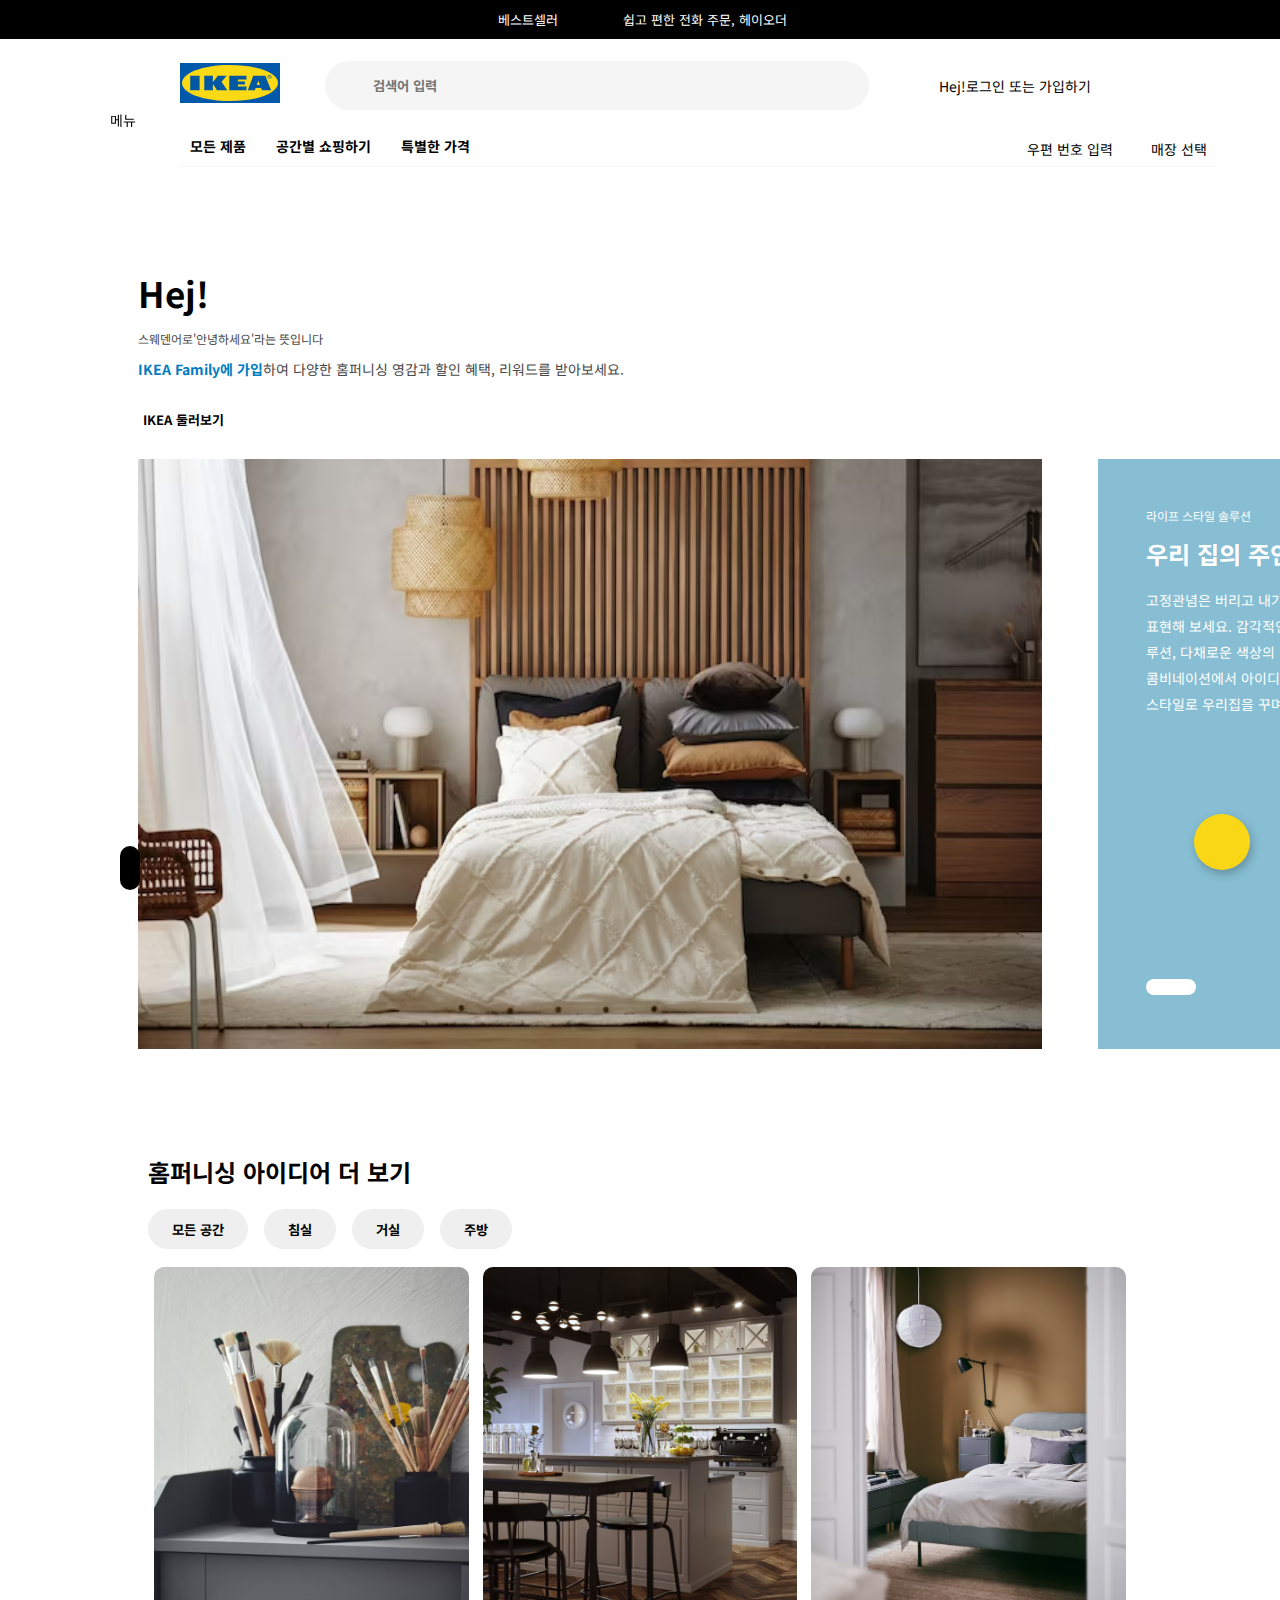
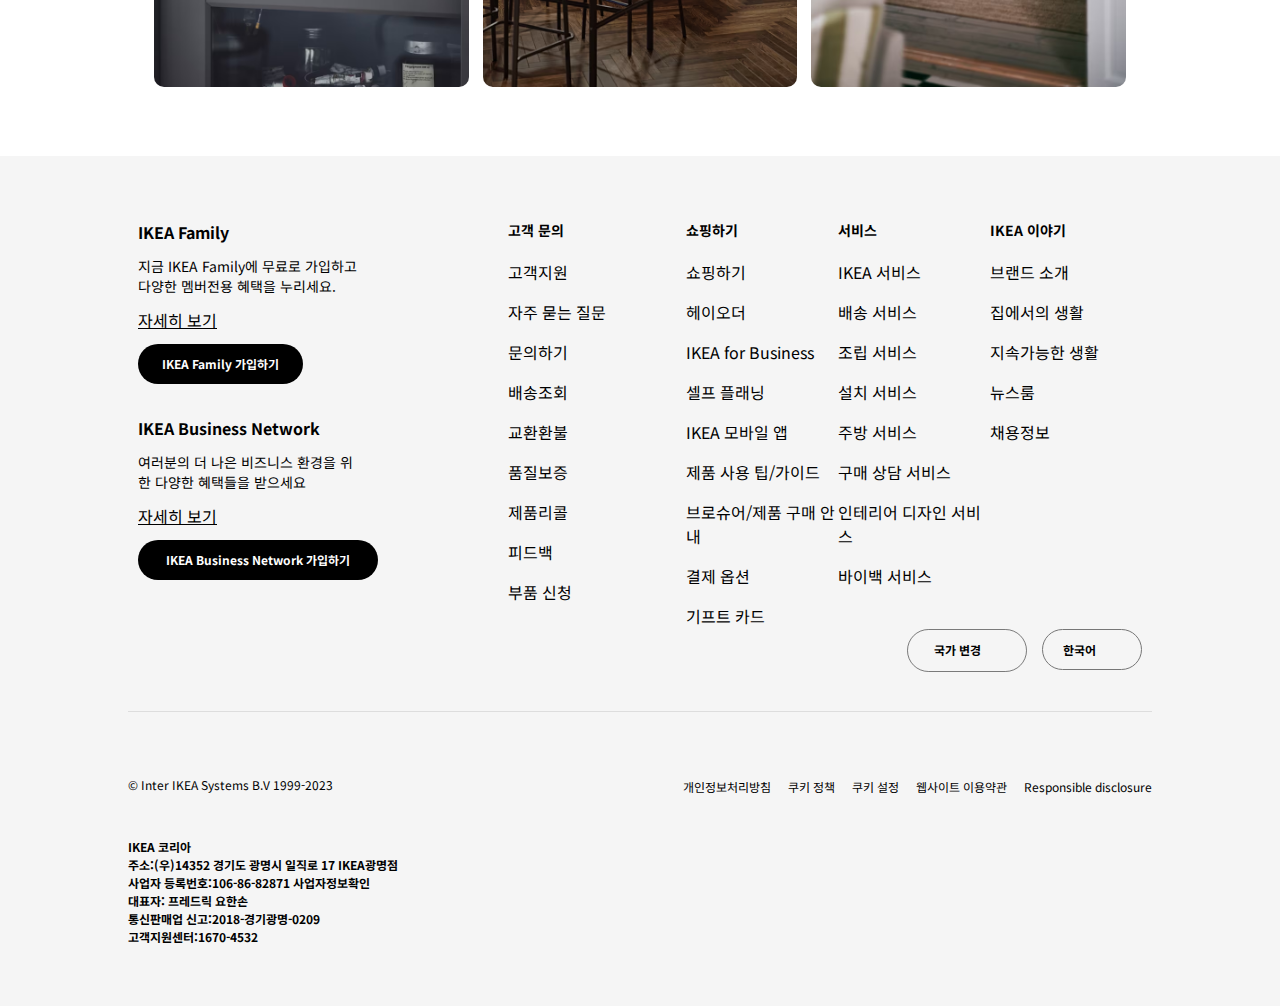
<file: teamproject/index.html>
<!DOCTYPE html>
<html lang="ko">
<head>
    <meta charset="UTF-8">
    <meta http-equiv="X-UA-Compatible" content="IE=edge">
    <meta name="viewport" content="width=device-width, initial-scale=1.0">
    <title>Document</title>
    <link rel="stylesheet" href="https://cdnjs.cloudflare.com/ajax/libs/font-awesome/6.4.2/css/all.min.css" integrity="sha512-z3gLpd7yknf1YoNbCzqRKc4qyor8gaKU1qmn+CShxbuBusANI9QpRohGBreCFkKxLhei6S9CQXFEbbKuqLg0DA==" crossorigin="anonymous" referrerpolicy="no-referrer" />
    <link rel="stylesheet" href="./css/index.css">
    <link rel="stylesheet" href="./css/rwd.css">
    <script src="https://cdnjs.cloudflare.com/ajax/libs/jquery/1.12.4/jquery.min.js" integrity="sha512-jGsMH83oKe9asCpkOVkBnUrDDTp8wl+adkB2D+//JtlxO4SrLoJdhbOysIFQJloQFD+C4Fl1rMsQZF76JjV0eQ==" crossorigin="anonymous" referrerpolicy="no-referrer"></script>
</head>
<body>
    <div id="top_info" class="row">
        <div class="best">
            <span><i class="fa-solid fa-basket-shopping"></i></span>
            <span>베스트셀러</span>
        </div>
        <div class="heyorder">
            <span><i class="fa-solid fa-phone"></i></span>
            <span>쉽고 편한 전화 주문, 헤이오더</span>
        </div>
    </div>
    <div class="sidemenu-button">
        <div class="bar">
            <button>
                <span>
                    <i class="fa-solid fa-bars"></i>
                </span>
            </button>
        </div>
        <div class="menu">
            <button>
                <span>
                    메뉴
                </span>
            </button>
        </div>
    </div>
    <header id="header" class="row">
        <div class="overlay"></div>
        <div class="header_container">
            <div class="header_box">
                <div class="logo"><a href=""><img src="./image/ikea-logo.f7d9229f806b59ec64cb.svg" alt=""></a></div>
                <div class="search_box">
                    <span><i class="fa-solid fa-magnifying-glass"></i></span>
                    <input type="text" placeholder="검색어 입력">
                    <span><i class="fa-solid fa-camera-retro"></i></span>
                </div>
                <ul class="user">
                    <li class="join"><a href="./login.html"><i class="fa-regular fa-user"></i><span>Hej!로그인 또는 가입하기</span></a></li>
                    <li class="liked"><a href="#"><i class="fa-regular fa-heart"></i></a></li>
                    <li class="shopping"><a href="#"><i class="fa-solid fa-basket-shopping"></i></a></li>
                    <li class="opensidemenu"><button><span><i class="fa-solid fa-bars"></i></span></button></li>
                </ul>
            </div>
        </div>
        <div class="sidemenu">
            <div class="sidemenu_top">
                <div class="sidemenu_close">
                    <button type="button" class="sclosebtn">
                        <i class="fa-solid fa-xmark"></i>
                    </button>
                </div>
                <div class="logo">
                    <a href="#">
                        <img src="./image/ikea-logo.f7d9229f806b59ec64cb.svg" alt="">
                    </a>
                </div>
            </div>
            <nav class="sidenav">
                <ul class="bcate">
                    <li><a href="#">모든 제품</a></li>
                    <li><a href="#">공간별 쇼핑하기</a></li>
                    <li><a href="#">특별한 가격</a></li>
                    <li><a href="#">홈 액세서리</a></li>
                    <li><a href="#">서비스</a></li>
                    <li><a href="#">새로운 소식</a></li>
                    <li><a href="#">아이디어</a></li>
                    <li><a href="#">셀프 플래닝</a></li>
                </ul>
                <ul class="scate">
                    <li><a href="#">매장안내</a></li>
                    <li><a href="#">레스토랑&카페</a></li>
                    <li><a href="#">쉽고 편한 전화 주문,헤이오더</a></li>
                    <li><a href="#">IKEA Live</a></li>
                    <li><a href="#">IKEA Family</a></li>
                    <li><a href="#">IKEA for Business</a></li>
                    <li><a href="#">고객지원</a></li>
                    <li><a href="#">배송조회</a></li>
                    <li><a href="#">내 프로필</a></li>
                </ul>
            </nav>
            <div class="sidemenufooter">
                <div class="language-selector">
                    <select>
                        <option value="#">한국어</option>
                        <option value="#">English</option>
                    </select>
                    <span><i class="fa-solid fa-chevron-down"></i></span>
                </div>
                <a href="#" class="changecountry">
                    <span><i class="fa-solid fa-globe"></i>국가변경</span>
                </a>
            </div>
        </div>
    </header>

    <nav id="header-nav" class="row">
        <ul class="left-menu">
            <li><a href="#">모든 제품</a></li>
            <li><a href="#">공간별 쇼핑하기</a></li>
            <li><a href="#">특별한 가격</a></li>
        </ul>
        <ul class="right-menu">
            <li><a href="#"><i class="fa-solid fa-truck"></i>우편 번호 입력</a></li>
            <li><a href="#"><i class="fa-solid fa-store"></i>매장 선택</a></li>
        </ul>
    </nav>

    <section id="section" class="row">
        <article class="article1">
            <div class="greeting">
                <h3>Hej!</h3>
                <p>스웨덴어로'안녕하세요'라는 뜻입니다</p>
                <p><a href="#">IKEA Family에 가입</a>하여 다양한 홈퍼니싱 영감과 할인 혜택, 리워드를 받아보세요.</p>
            </div>
            <ul class="header-list">
                <button type="button" class="ikeabtn">IKEA 둘러보기</button>
            </ul>
            <div class="center">
                <a href="#">
                    <div class="img">
                        <img src="./image/PH193109-crop001.avif" alt="">
                    </div>
                    <div class="box">
                        <p>라이프 스타일 솔루션</p>
                        <h2>우리 집의 주인공은 바로 나</h2>
                        <p>고정관념은 버리고 내가 생각하는 아름다움을 표현해 보세요. 감각적인 디자인, 다양한 수납솔루션, 다채로운 색상의 텍스타일 그리고 대담한 콤비네이션에서 아이디어를 얻어보세요. 나만의 스타일로 우리집을 꾸며봐요!</p>
                        <span><i class="fa-solid fa-arrow-right"></i></span>
                    </div>
                </a>
            </div>
        </article>

        <article class="article2 row">
            <h3>홈퍼니싱 아이디어 더 보기</h3>
            <div class="product">
                <div class="productInfo">
                    <button type="button" class="everybtn">모든 공간</button>
                    <button type="button" class="bedbtn">침실</button>
                    <button type="button" class="livingbtn">거실</button>
                    <button type="button" class="kitchenbtn">주방</button>
                </div>
                <div class="productImg">
                    <div id="every" class="shoppinghelp active">
                        <a href=""><span><img src="./image/PH186457-every001.avif" alt=""></span></a>
                        <ul id="miniInfo" class="ul-every-a">
                            <li>
                                <a href="#"><i class="fa-regular fa-circle-dot"></i></a>
                                <div class="minibar">
                                    <a href="">
                                        <div>
                                            <h3>SKÖNJA 셰니아</h3>
                                            <p>유리돔+받침</p>
                                            <p>₩14,900</p>
                                        </div>
                                        <span><i class="fa-solid fa-chevron-right"></i></span>
                                    </a>
                                </div>
                            </li>
                        </ul>
                        <a href=""><span class="secondimg"><img src="./image/PH181087-every002.avif" alt=""></span></a>
                        <ul id="miniInfo" class="ul-every-ba">
                            <li>
                                <a href="#"><i class="fa-regular fa-circle-dot"></i></a>
                                <div class="minibar">
                                    <a href="">
                                        <div>
                                            <h3>HEKTAR 헥타르</h3>
                                            <p>펜던트등</p>
                                            <p>₩79,900</p>
                                        </div>
                                        <span><i class="fa-solid fa-chevron-right"></i></span>
                                    </a>
                                </div>
                            </li>
                        </ul>
                        <ul id="miniInfo" class="ul-every-bb">
                            <li>
                                <a href="#"><i class="fa-regular fa-circle-dot"></i></a>
                                <div class="minibar">
                                    <a href="">
                                        <div>
                                            <h3>BODBYN 보드빈</h3>
                                            <p>도어</p>
                                            <p>₩70,000</p>
                                        </div>
                                        <span><i class="fa-solid fa-chevron-right"></i></span>
                                    </a>
                                </div>
                            </li>
                        </ul>
                        <ul id="miniInfo" class="ul-every-bc">
                            <li>
                                <a href="#"><i class="fa-regular fa-circle-dot"></i></a>
                                <div class="minibar">
                                    <a href="">
                                        <div>
                                            <h3>TOMMARYD 톰마뤼드</h3>
                                            <p>테이블</p>
                                            <p>₩27,900</p>
                                        </div>
                                        <span><i class="fa-solid fa-chevron-right"></i></span>
                                    </a>
                                </div>
                            </li>
                        </ul>
                        <a href=""><span><img src="./image/PH177796-every003.avif" alt=""></span></a>
                        <ul id="miniInfo" class="ul-every-ca">
                            <li>
                                <a href="#"><i class="fa-regular fa-circle-dot"></i></a>
                                <div class="minibar">
                                    <a href="">
                                        <div>
                                            <h3>REGOLIT 레골리트</h3>
                                            <p>펜던트전등갓</p>
                                            <p>₩14,900</p>
                                        </div>
                                        <span><i class="fa-solid fa-chevron-right"></i></span>
                                    </a>
                                </div>
                            </li>
                        </ul>
                        <ul id="miniInfo" class="ul-every-cb">
                            <li>
                                <a href="#"><i class="fa-regular fa-circle-dot"></i></a>
                                <div class="minibar">
                                    <a href="">
                                        <div>
                                            <h3>EKET 에케트</h3>
                                            <p>수납장+서랍2</p>
                                            <p>₩70,000</p>
                                        </div>
                                        <span><i class="fa-solid fa-chevron-right"></i></span>
                                    </a>
                                </div>
                            </li>
                        </ul>
                        <ul id="miniInfo" class="ul-every-cc">
                            <li>
                                <a href="#"><i class="fa-regular fa-circle-dot"></i></a>
                                <div class="minibar">
                                    <a href="">
                                        <div>
                                            <h3>VADHEIM 바드헤임</h3>
                                            <p>쿠션형 침대프레임</p>
                                            <p>₩799,900</p>
                                        </div>
                                        <span><i class="fa-solid fa-chevron-right"></i></span>
                                    </a>
                                </div>
                            </li>
                        </ul>
                    </div>
                    <div id="bed" class="shoppinghelp">
                        <a href=""><span><img src="./image/PH160789-bed001.avif" alt=""></span></a>
                        <ul id="miniInfo" class="ul-bed-a">
                            <li>
                                <a href="#"><i class="fa-regular fa-circle-dot"></i></a>
                                <div class="minibar">
                                    <a href="">
                                        <div>
                                            <h3>GUNNLAUG 군라우그</h3>
                                            <p>흡음커튼</p>
                                            <p>₩59,900</p>
                                        </div>
                                        <span><i class="fa-solid fa-chevron-right"></i></span>
                                    </a>
                                </div>
                            </li>
                        </ul>
                        <ul id="miniInfo" class="ul-bed-ab">
                            <li>
                                <a href="#"><i class="fa-regular fa-circle-dot"></i></a>
                                <div class="minibar">
                                    <a href="">
                                        <div>
                                            <h3>SYMFONISK쉼포니스크</h3>
                                            <p>스피커조명본체+WiFI</p>
                                            <p>₩199,900</p>
                                        </div>
                                        <span><i class="fa-solid fa-chevron-right"></i></span>
                                    </a>
                                </div>
                            </li>
                        </ul>
                        <a href=""><span class="secondimg"><img src="./image/PH160789-bed002.avif" alt=""></span></a>
                        <ul id="miniInfo" class="ul-bed-ba">
                            <li>
                                <a href="#"><i class="fa-regular fa-circle-dot"></i></a>
                                <div class="minibar">
                                    <a href="">
                                        <div>
                                            <h3>BJÖRKSNÄS<br>비에르크스네스</h3>
                                            <p>침대협탁</p>
                                            <p>₩139,900</p>
                                        </div>
                                        <span><i class="fa-solid fa-chevron-right"></i></span>
                                    </a>
                                </div>
                            </li>
                        </ul>
                        <ul id="miniInfo" class="ul-bed-bb">
                            <li>
                                <a href="#"><i class="fa-regular fa-circle-dot"></i></a>
                                <div class="minibar">
                                    <a href="">
                                        <div>
                                            <h3>KOLLUND<br>콜룬드</h3>
                                            <p>평직러그</p>
                                            <p>₩429,000</p>
                                        </div>
                                        <span><i class="fa-solid fa-chevron-right"></i></span>
                                    </a>
                                </div>
                            </li>
                        </ul>
                        <ul id="miniInfo" class="ul-bed-bc">
                            <li>
                                <a href="#"><i class="fa-regular fa-circle-dot"></i></a>
                                <div class="minibar">
                                    <a href="">
                                        <div>
                                            <h3>IKORNNES 이코르네스</h3>
                                            <p>전신거울</p>
                                            <p>₩169,900</p>
                                        </div>
                                        <span><i class="fa-solid fa-chevron-right"></i></span>
                                    </a>
                                </div>
                            </li>
                        </ul>
                        <a href=""><span><img src="./image/PH193733bed003.avif" alt=""></span></a>
                        <ul id="miniInfo" class="ul-bed-ca">
                            <li>
                                <a href="#"><i class="fa-regular fa-circle-dot"></i></a>
                                <div class="minibar">
                                    <a href="">
                                        <div>
                                            <h3>KRYPKORNELL<br>크륍코르넬</h3>
                                            <p>재단 패브릭</p>
                                            <p>₩29,900<span>/3</span></p>
                                        </div>
                                        <span><i class="fa-solid fa-chevron-right"></i></span>
                                    </a>
                                </div>
                            </li>
                        </ul>
                        <ul id="miniInfo" class="ul-bed-cb">
                            <li>
                                <a href="#"><i class="fa-regular fa-circle-dot"></i></a>
                                <div class="minibar">
                                    <a href="">
                                        <div>
                                            <h3>SLÖJSILJA<br>슬뢰이실리아</h3>
                                            <p>이불커버+베개커버</p>
                                            <p>₩39,900</p>
                                        </div>
                                        <span><i class="fa-solid fa-chevron-right"></i></span>
                                    </a>
                                </div>
                            </li>
                        </ul>
                        <ul id="miniInfo" class="ul-bed-cc">
                            <li>
                                <a href="#"><i class="fa-regular fa-circle-dot"></i></a>
                                <div class="minibar">
                                    <a href="">
                                        <div>
                                            <h3>DOMSTEN<br>둠스텐</h3>
                                            <p>스툴</p>
                                            <p>₩39,900</p>
                                        </div>
                                        <span><i class="fa-solid fa-chevron-right"></i></span>
                                    </a>
                                </div>
                            </li>
                        </ul>
                    </div>
                    <div id="living" class="shoppinghelp">
                        <a href=""><span><img src="./image/PH183025-living001.avif" alt=""></span></a>
                        <ul id="miniInfo" class="ul-living-a">
                            <li>
                                <a href="#"><i class="fa-regular fa-circle-dot"></i></a>
                                <div class="minibar">
                                    <a href="">
                                        <div>
                                            <h3>BESTÅ베스토</h3>
                                            <p>TV장식장+도어</p>
                                            <p>₩260,000</p>
                                        </div>
                                        <span><i class="fa-solid fa-chevron-right"></i></span>
                                    </a>
                                </div>
                            </li>
                        </ul>
                        <ul id="miniInfo" class="ul-living-ab">
                            <li>
                                <a href="#"><i class="fa-regular fa-circle-dot"></i></a>
                                <div class="minibar">
                                    <a href="">
                                        <div>
                                            <h3>BERGIG 베리그</h3>
                                            <p>수납형 책진열대</p>
                                            <p>₩149,000</p>
                                        </div>
                                        <span><i class="fa-solid fa-chevron-right"></i></span>
                                    </a>
                                </div>
                            </li>
                        </ul>
                        <ul id="miniInfo" class="ul-living-ac">
                            <li>
                                <a href="#"><i class="fa-regular fa-circle-dot"></i></a>
                                <div class="minibar">
                                    <a href="">
                                        <div>
                                            <h3>GLADOM글라돔</h3>
                                            <p>트레이테이블</p>
                                            <p>₩17,900</p>
                                        </div>
                                        <span><i class="fa-solid fa-chevron-right"></i></span>
                                    </a>
                                </div>
                            </li>
                        </ul>
                        <a href=""><span class="secondimg"><img src="./image/PH183025-living002.avif" alt=""></span></a>
                        <ul id="miniInfo" class="ul-living-ba">
                            <li>
                                <a href="#"><i class="fa-regular fa-circle-dot"></i></a>
                                <div class="minibar">
                                    <a href="">
                                        <div>
                                            <h3>SKÅDIS<br>스코디스</h3>
                                            <p>선반</p>
                                            <p>₩5,000</p>
                                        </div>
                                        <span><i class="fa-solid fa-chevron-right"></i></span>
                                    </a>
                                </div>
                            </li>
                        </ul>
                        <ul id="miniInfo" class="ul-living-bb">
                            <li>
                                <a href="#"><i class="fa-regular fa-circle-dot"></i></a>
                                <div class="minibar">
                                    <a href="">
                                        <div>
                                            <h3>ODDNY<br>오드뉘</h3>
                                            <p>쿠션커버</p>
                                            <p>₩7,900</p>
                                        </div>
                                        <span><i class="fa-solid fa-chevron-right"></i></span>
                                    </a>
                                </div>
                            </li>
                        </ul>
                        <ul id="miniInfo" class="ul-living-bc">
                            <li>
                                <a href="#"><i class="fa-regular fa-circle-dot"></i></a>
                                <div class="minibar">
                                    <a href="">
                                        <div>
                                            <h3>TOLKNING<br>톨크닝</h3>
                                            <p>수납벤치</p>
                                            <p>₩17,9000</p>
                                        </div>
                                        <span><i class="fa-solid fa-chevron-right"></i></span>
                                    </a>
                                </div>
                            </li>
                        </ul>
                        <a href=""><span><img src="./image/PH183025-living003.avif" alt=""></span></a>
                        <ul id="miniInfo" class="ul-living-ca">
                            <li>
                                <a href="#"><i class="fa-regular fa-circle-dot"></i></a>
                                <div class="minibar">
                                    <a href="">
                                        <div>
                                            <h3>UTÅKER 우토케르</h3>
                                            <p>적층식 침대</p>
                                            <p>₩219,000<span>/2개</span></p>
                                        </div>
                                        <span><i class="fa-solid fa-chevron-right"></i></span>
                                    </a>
                                </div>
                            </li>
                        </ul>
                        <ul id="miniInfo" class="ul-living-cb">
                            <li>
                                <a href="#"><i class="fa-regular fa-circle-dot"></i></a>
                                <div class="minibar">
                                    <a href="">
                                        <div>
                                            <h3>TIPHEDE팁헤데</h3>
                                            <p>평직러그</p>
                                            <p>₩15,000</p>
                                        </div>
                                        <span><i class="fa-solid fa-chevron-right"></i></span>
                                    </a>
                                </div>
                            </li>
                        </ul>
                    </div>
                    <div id="kitchen" class="shoppinghelp">
                        <a href=""><span><img src="./image/PH151174-kitchen001.avif" alt=""></span></a>
                        <ul id="miniInfo" class="ul-kitchen-a">
                            <li>
                                <a href="#"><i class="fa-regular fa-circle-dot"></i></a>
                                <div class="minibar">
                                    <a href="">
                                        <div>
                                            <h3>LENNART<br>렌나르트</h3>
                                            <p>서랍유닛</p>
                                            <p>₩19,000</p>
                                        </div>
                                        <span><i class="fa-solid fa-chevron-right"></i></span>
                                    </a>
                                </div>
                            </li>
                        </ul>
                        <ul id="miniInfo" class="ul-kitchen-ab">
                            <li>
                                <a href="#"><i class="fa-regular fa-circle-dot"></i></a>
                                <div class="minibar">
                                    <a href="">
                                        <div>
                                            <h3>IKEA 365+<br>이케아 365+</h3>
                                            <p>식품보관용기</p>
                                            <p>₩1,500</p>
                                        </div>
                                        <span><i class="fa-solid fa-chevron-right"></i></span>
                                    </a>
                                </div>
                            </li>
                        </ul>
                        <ul id="miniInfo" class="ul-kitchen-ac">
                            <li>
                                <a href="#"><i class="fa-regular fa-circle-dot"></i></a>
                                <div class="minibar">
                                    <a href="">
                                        <div>
                                            <h3>IKEA 365+<br>이케아 365+</h3>
                                            <p>뚜껑</p>
                                            <p>₩3,000</p>
                                        </div>
                                        <span><i class="fa-solid fa-chevron-right"></i></span>
                                    </a>
                                </div>
                            </li>
                        </ul>
                        <a href=""><span class="secondimg"><img src="./image/PH182954-kitchen002.avif" alt=""></span></a>
                        <ul id="miniInfo" class="ul-kitchen-ba">
                            <li>
                                <a href="#"><i class="fa-regular fa-circle-dot"></i></a>
                                <div class="minibar">
                                    <a href="">
                                        <div>
                                            <h3>RINNIG 린니그</h3>
                                            <p>접시꽂이</p>
                                            <p>₩4,900</p>
                                        </div>
                                        <span><i class="fa-solid fa-chevron-right"></i></span>
                                    </a>
                                </div>
                            </li>
                        </ul>
                        <ul id="miniInfo" class="ul-kitchen-bb">
                            <li>
                                <a href="#"><i class="fa-regular fa-circle-dot"></i></a>
                                <div class="minibar">
                                    <a href="">
                                        <div>
                                            <h3>RINNIG 린니그</h3>
                                            <p>양면<br>식기건조대</p>
                                            <p>₩4,900</p>
                                        </div>
                                        <span><i class="fa-solid fa-chevron-right"></i></span>
                                    </a>
                                </div>
                            </li>
                        </ul>
                        <ul id="miniInfo" class="ul-kitchen-bc">
                            <li>
                                <a href="#"><i class="fa-regular fa-circle-dot"></i></a>
                                <div class="minibar">
                                    <a href="">
                                        <div>
                                            <h3>FÄRGKLARM<br>페리클라르</h3>
                                            <p>그릇</p>
                                            <p>₩9,900<span>/4개</span></p>
                                        </div>
                                        <span><i class="fa-solid fa-chevron-right"></i></span>
                                    </a>
                                </div>
                            </li>
                        </ul>
                        <a href=""><span><img src="./image/PH176346ktchen003.webp" alt=""></span></a>
                        <ul id="miniInfo" class="ul-kitchen-ca">
                            <li>
                                <a href="#"><i class="fa-regular fa-circle-dot"></i></a>
                                <div class="minibar">
                                    <a href="">
                                        <div>
                                            <h3>RINNIG 린니그</h3>
                                            <p>행주</p>
                                            <p>₩4,900<span>/4개</span></p>
                                        </div>
                                        <span><i class="fa-solid fa-chevron-right"></i></span>
                                    </a>
                                </div>
                            </li>
                        </ul>
                        <ul id="miniInfo" class="ul-kitchen-cb">
                            <li>
                                <a href="#"><i class="fa-regular fa-circle-dot"></i></a>
                                <div class="minibar">
                                    <a href="">
                                        <div>
                                            <h3>STÖDJA<br>스퇴디아</h3>
                                            <p>다용도트레이</p>
                                            <p>₩2,900</p>
                                        </div>
                                        <span><i class="fa-solid fa-chevron-right"></i></span>
                                    </a>
                                </div>
                            </li>
                        </ul>
                        <ul id="miniInfo" class="ul-kitchen-cc">
                            <li>
                                <a href="#"><i class="fa-regular fa-circle-dot"></i></a>
                                <div class="minibar">
                                    <a href="">
                                        <div>
                                            <h3>STÖDJA<br>스퇴디아</h3>
                                            <p>식기도구트레이</p>
                                            <p>₩3,900</p>
                                        </div>
                                        <span><i class="fa-solid fa-chevron-right"></i></span>
                                    </a>
                                </div>
                            </li>
                        </ul>
                    </div>
                </div>
            </div>
        </article>
    </section>

    <footer id="footer">
        <div class="footerbox row">
            <div class="footercontainer">
                <div class="footerjoin">
                    <h3>IKEA Family</h3>
                    <p>지금 IKEA Family에 무료로 가입하고
                        다양한 멤버전용 혜택을 누리세요.</p>
                    <a href="#">자세히 보기</a>
                    <a href="#"><span>IKEA Family 가입하기</span></a>
                </div>
                <div class="businessjoin">
                    <h3>IKEA Business Network</h3>
                    <p>여러분의 더 나은 비즈니스 환경을 위한 다양한 혜택들을 받으세요</p>
                    <a href="#">자세히 보기</a>
                    <a href="#"><span>IKEA Business Network 가입하기</span></a>
                </div>
            </div>
            <div class="footerlist">
                <ul>
                    <li class="footerlist_li">
                        <h3>고객 문의</h3>
                        <ul class="footerlist_tab">
                            <li>고객지원</li>
                            <li>자주 묻는 질문</li>
                            <li>문의하기</li>
                            <li>배송조회</li>
                            <li>교환환불</li>
                            <li>품질보증</li>
                            <li>제품리콜</li>
                            <li>피드백</li>
                            <li>부품 신청</li>
                        </ul>
                    </li>
                    <li class="footerlist_li">
                        <h3>쇼핑하기</h3>
                        <ul class="footerlist_tab">
                            <li>쇼핑하기</li>
                            <li>헤이오더</li>
                            <li>IKEA for Business</li>
                            <li>셀프 플래닝</li>
                            <li>IKEA 모바일 앱</li>
                            <li>제품 사용 팁/가이드</li>
                            <li>브로슈어/제품 구매 안내</li>
                            <li>결제 옵션</li>
                            <li>기프트 카드</li>
                        </ul>
                    </li>
                    <li class="footerlist_li">
                        <h3>서비스</h3>
                        <ul class="footerlist_tab">
                            <li>IKEA 서비스</li>
                            <li>배송 서비스</li>
                            <li>조립 서비스</li>
                            <li>설치 서비스</li>
                            <li>주방 서비스</li>
                            <li>구매 상담 서비스</li>
                            <li>인테리어 디자인 서비스</li>
                            <li>바이백 서비스</li>
                        </ul>
                    </li>
                    <li class="footerlist_li">
                        <h3>IKEA 이야기</h3>
                        <ul class="footerlist_tab">
                            <li>브랜드 소개</li>
                            <li>집에서의 생활</li>
                            <li>지속가능한 생활</li>
                            <li>뉴스룸</li>
                            <li>채용정보</li>
                        </ul>
                    </li>
                </ul>
            </div>
            <div class="footericon">
                <div class="sns">
                    <ul>
                        <li><a href="https://www.facebook.com/IKEA.kr/" target="_blank"><i class="fa-brands fa-facebook"></i></a></li>
                        <li><a href="https://www.instagram.com/ikeakr/" target="_blank"><i class="fa-brands fa-instagram"></i></a></li>
                        <li><a href="https://www.youtube.com/channel/UCvt32qJUh606U-W_hr-EF7A" target="_blank"><i class="fa-brands fa-youtube"></i></a></li>
                        <li><a href="#"><i class="fa-brands fa-github"></i></a></li>
                    </ul>
                </div>
                <div class="footerchange">
                    <a href="#" class="footer_country">
                        <span><i class="fa-solid fa-globe"></i>국가 변경</span>
                    </a>
                    <div class="footer_language">
                        <select>
                            <option value="#">한국어</option>
                            <option value="#">English</option>
                        </select>
                        <span><i class="fa-solid fa-chevron-down"></i></span>
                    </div>
                </div>
            </div>
            <div class="footerbottom">
                <div class="copylight">
                    <p>© Inter IKEA Systems B.V 1999-2023</p>
                </div>
                <div class="legalLinks">
                    <ul>
                        <li><a href="#">개인정보처리방침</a></li>
                        <li><a href="#">쿠키 정책</a></li>
                        <li><a href="#">쿠키 설정</a></li>
                        <li><a href="#">웹사이트 이용약관</a></li>
                        <li><a href="#">Responsible disclosure</a></li>
                    </ul>
                </div>
            </div>
            <div class="companyinfo">
                <p>IKEA 코리아</p>
                <p>주소:(우)14352 경기도 광명시 일직로 17 IKEA광명점</p>
                <p>사업자 등록번호:106-86-82871 <span>사업자정보확인</span></p>
                <p>대표자: 프레드릭 요한손</p>
                <p>통신판매업 신고:2018-경기광명-0209</p>
                <p>고객지원센터:1670-4532</p>
            </div>
        </div>
    </footer>
    <div class="QnA">
        <div class="QnA-btn">
          <span><i class="fa-regular fa-message"></i></span>
        </div>          
        <div class="QnA-box">
            <div class="QnAb-header">
                <h2>IKEA 채팅에 오신 것을 환영합니다!</h2>
                <button class="QnAb-closebtn"><i class="fa-solid fa-xmark"></i></button>
            </div>
            <div class="QnAb-body">
                <span class="QnAb-input"><input type="checkbox" id="agreecheck"><p>본인은 <a href="">개인 정보 처리 방침</a> 에 대한 정보를 받았으며, 고객 지원 경험을 최적화하기 위해 본인의 정보가 저장된다는 사실에 동의합니다.</p></span>
                <button id="chatbtn">
                    <span>
                        <span>채팅 시작</span>
                    </span>
                </button>
            </div>
        </div>
    </div>
    <div class="anchor">
            <a href=""><i class="fa-solid fa-chevron-up"></i><span>맨 위로 이동</span></a>
    </div>
    <script>
        $('.ikeabtn').click(function(){
            $(this).css("border-bottom", "4px solid #0058A3");
        });
        // 메인 사이드바
        $(function(){
            $('.sidemenu-button').click(function(){
                $('.sidemenu').addClass('active')
                $('.overlay').fadeIn()
            });

            
            $('.sidemenu_close').click(function(){
                $('.sidemenu').removeClass('active')
                $('.overlay').fadeOut()
            });

            $('.overlay').on('click', function(){
                $('.sidemenu').removeClass('active')
                $('.overlay').fadeOut()
            })
        });
        // 1199px 사이드바
        $(function(){
            $('.opensidemenu').click(function(){
                $('.sidemenu').addClass('active')
                $('.overlay').fadeIn()
            });

            
            $('.sidemenu_close').click(function(){
                $('.sidemenu').removeClass('active')
                $('.overlay').fadeOut()
            });

            $('.overlay').on('click', function(){
                $('.sidemenu').removeClass('active')
                $('.overlay').fadeOut()
            })
        });
        // 상품 미니 팝업
        $(document).ready(function() {
            $("#miniInfo > li").hover(
            function() {
                $(this).find(".minibar").css("display", "block");
                },
            function() {
                $(this).find(".minibar").css("display", "none");
                }
            );
        });
        // QnA-Box
        $(function(){
            $('.QnA-btn').click(function(){
                $(this).hide()
                $('.QnA-box').fadeIn('active')  
            })

            $('.QnAb-closebtn').click(function(){
                $('.QnA-box').fadeOut('active')
                $('.QnA-btn').show()
            })
            
        })
        $(document).ready(function(){
            $("#agreecheck").on("change", function() {
                if ($(this).is(":checked")) {
                  $("#chatbtn").prop("disabled", false) 
                } else {
                    $("#chatbtn").prop("disabled", true) 
                }
                
            })
        })
    </script>

    <script>
        //  홈 퍼니싱 텝 메뉴  
        $(document).ready(function(){
            $('.productInfo button').click(function(){
                $('.productInfo button.active').removeClass("active").css("border", "none")
                $(this).addClass("active").css("border", "1px solid #000");
                var productIndex = $(this).index();
                $(".productImg .shoppinghelp").removeClass("active");
                $(".productImg .shoppinghelp").eq(productIndex).addClass("active");
            })
        })

        // header 로그인 버튼 스크립트
        let myid = sessionStorage.getItem("id")
        let mypw = sessionStorage.getItem("pw")
        if (myid && mypw) {
            $('.join a').eq(0).attr({
                href : "javascript:;"
            }).text("로그아웃")}
        
        $('.join a').eq(0).on('click', function(){
            let text = $(this).text()
            if (text == '로그아웃') {
                sessionStorage.clear()
                localStorage.clear()
                location.href = './index.html'
                }
        })

        // $(document).ready(function(){
        //     $(".footerlist_li h3").click(function(){
        //         $(this).next(".footerlist_tab").toggle()
        //         // $(this).next(".footerlist_tab").delay(1100).fadeIn()
        //     })
        // })

        
    </script>
</body>
</html>
</file>
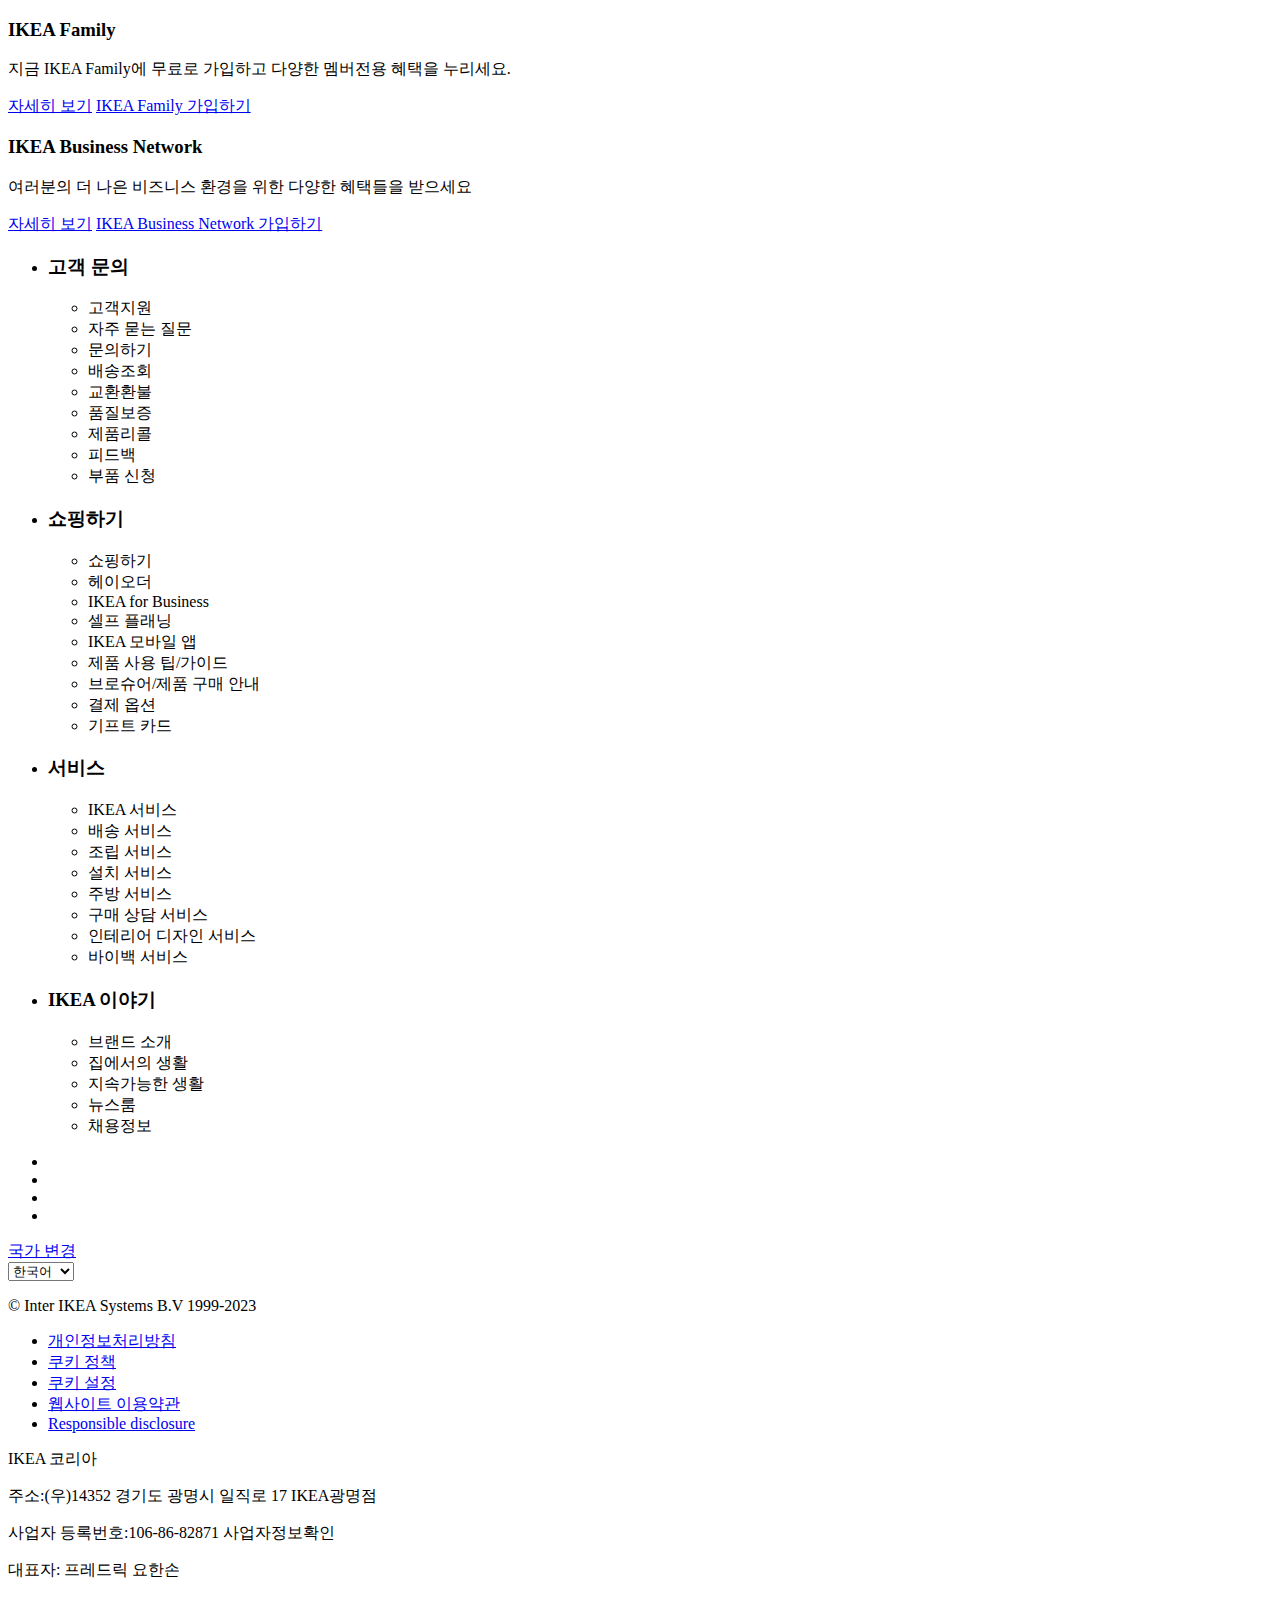
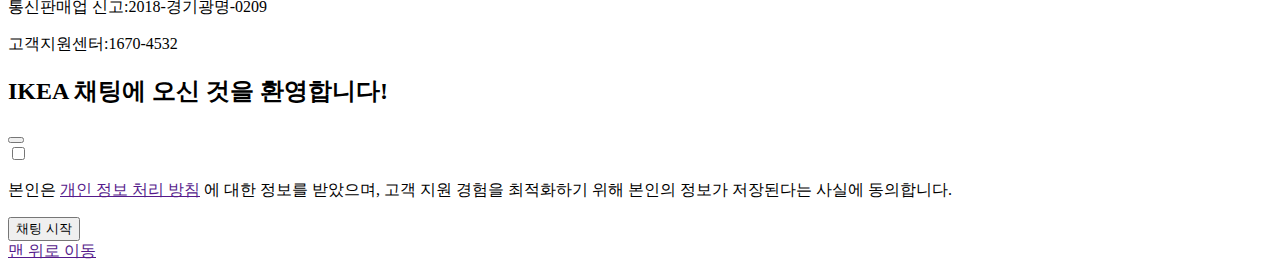
<file: teamproject/footer.html>
<!DOCTYPE html>
<html lang="ko">
<head>
    <meta charset="UTF-8">
    <meta http-equiv="X-UA-Compatible" content="IE=edge">
    <meta name="viewport" content="width=device-width, initial-scale=1.0">
    <title>Document</title>
</head>
<body>
    
    <footer id="footer">
        <div class="footerbox row">
            <div class="footercontainer">
                <div class="footerjoin">
                    <h3>IKEA Family</h3>
                    <p>지금 IKEA Family에 무료로 가입하고
                        다양한 멤버전용 혜택을 누리세요.</p>
                    <a href="#">자세히 보기</a>
                    <a href="#"><span>IKEA Family 가입하기</span></a>
                </div>
                <div class="businessjoin">
                    <h3>IKEA Business Network</h3>
                    <p>여러분의 더 나은 비즈니스 환경을 위한 다양한 혜택들을 받으세요</p>
                    <a href="#">자세히 보기</a>
                    <a href="#"><span>IKEA Business Network 가입하기</span></a>
                </div>
            </div>
            <div class="footerlist">
                <ul>
                    <li>
                        <h3>고객 문의</h3>
                        <ul>
                            <li>고객지원</li>
                            <li>자주 묻는 질문</li>
                            <li>문의하기</li>
                            <li>배송조회</li>
                            <li>교환환불</li>
                            <li>품질보증</li>
                            <li>제품리콜</li>
                            <li>피드백</li>
                            <li>부품 신청</li>
                        </ul>
                    </li>
                    <li>
                        <h3>쇼핑하기</h3>
                        <ul>
                            <li>쇼핑하기</li>
                            <li>헤이오더</li>
                            <li>IKEA for Business</li>
                            <li>셀프 플래닝</li>
                            <li>IKEA 모바일 앱</li>
                            <li>제품 사용 팁/가이드</li>
                            <li>브로슈어/제품 구매 안내</li>
                            <li>결제 옵션</li>
                            <li>기프트 카드</li>
                        </ul>
                    </li>
                    <li>
                        <h3>서비스</h3>
                        <ul>
                            <li>IKEA 서비스</li>
                            <li>배송 서비스</li>
                            <li>조립 서비스</li>
                            <li>설치 서비스</li>
                            <li>주방 서비스</li>
                            <li>구매 상담 서비스</li>
                            <li>인테리어 디자인 서비스</li>
                            <li>바이백 서비스</li>
                        </ul>
                    </li>
                    <li>
                        <h3>IKEA 이야기</h3>
                        <ul>
                            <li>브랜드 소개</li>
                            <li>집에서의 생활</li>
                            <li>지속가능한 생활</li>
                            <li>뉴스룸</li>
                            <li>채용정보</li>
                        </ul>
                    </li>
                </ul>
            </div>
            <div class="footericon">
                <div class="sns">
                    <ul>
                        <li><a href="https://www.facebook.com/IKEA.kr/" target="_blank"><i class="fa-brands fa-facebook"></i></a></li>
                        <li><a href="https://www.instagram.com/ikeakr/" target="_blank"><i class="fa-brands fa-instagram"></i></a></li>
                        <li><a href="https://www.youtube.com/channel/UCvt32qJUh606U-W_hr-EF7A" target="_blank"><i class="fa-brands fa-youtube"></i></a></li>
                        <li><a href="#"><i class="fa-brands fa-github"></i></a></li>
                    </ul>
                </div>
                <div class="footerchange">
                    <a href="#" class="footer_country">
                        <span><i class="fa-solid fa-globe"></i>국가 변경</span>
                    </a>
                    <div class="footer_language">
                        <select>
                            <option value="#">한국어</option>
                            <option value="#">English</option>
                        </select>
                        <span><i class="fa-solid fa-chevron-down"></i></span>
                    </div>
                </div>
            </div>
            <div class="footerbottom">
                <div class="copylight">
                    <p>© Inter IKEA Systems B.V 1999-2023</p>
                </div>
                <div class="legalLinks">
                    <ul>
                        <li><a href="#">개인정보처리방침</a></li>
                        <li><a href="#">쿠키 정책</a></li>
                        <li><a href="#">쿠키 설정</a></li>
                        <li><a href="#">웹사이트 이용약관</a></li>
                        <li><a href="#">Responsible disclosure</a></li>
                    </ul>
                </div>
            </div>
            <div class="companyinfo">
                <p>IKEA 코리아</p>
                <p>주소:(우)14352 경기도 광명시 일직로 17 IKEA광명점</p>
                <p>사업자 등록번호:106-86-82871 <span>사업자정보확인</span></p>
                <p>대표자: 프레드릭 요한손</p>
                <p>통신판매업 신고:2018-경기광명-0209</p>
                <p>고객지원센터:1670-4532</p>
            </div>
        </div>
    </footer>
    <div class="QnA">
        <div class="QnA-btn">
          <span><i class="fa-regular fa-message"></i></span>
        </div>          
        <div class="QnA-box">
            <div class="QnAb-header">
                <h2>IKEA 채팅에 오신 것을 환영합니다!</h2>
                <button class="QnAb-closebtn"><i class="fa-solid fa-xmark"></i></button>
            </div>
            <div class="QnAb-body">
                <span class="QnAb-input"><input type="checkbox" id="agreecheck"><p>본인은 <a href="">개인 정보 처리 방침</a> 에 대한 정보를 받았으며, 고객 지원 경험을 최적화하기 위해 본인의 정보가 저장된다는 사실에 동의합니다.</p></span>
                <button id="chatbtn">
                    <span>
                        <span>채팅 시작</span>
                    </span>
                </button>
            </div>
        </div>
    </div>
    <div class="anchor">
            <a href=""><i class="fa-solid fa-chevron-up"></i><span>맨 위로 이동</span></a>
    </div>

    <script>
        // QnA-Box
        $(function(){
            $('.QnA-btn').click(function(){
                $(this).hide()
                $('.QnA-box').fadeIn('active')  
            })

            $('.QnAb-closebtn').click(function(){
                $('.QnA-box').fadeOut('active')
                $('.QnA-btn').show()
            })
            
        })
        $(document).ready(function(){
            $("#agreecheck").on("change", function() {
                if ($(this).is(":checked")) {
                  $("#chatbtn").prop("disabled", false) 
                } else {
                    $("#chatbtn").prop("disabled", true) 
                }
                
            })
        })
    </script>
</body>
</html>
</file>
<file: teamproject/css/index.css>
@charset "utf-8";
@import url("https://fonts.googleapis.com/css2?family=Noto+Sans+KR&display=swap");
* { padding:0; margin:0; box-sizing:border-box; font-family: "Noto Sans KR", sans-serif; }
ul, ol { list-style: none; }
a { text-decoration:none; color:inherit }
button { border:none; cursor:pointer; }
::placeholder { font-weight: bold;}
img { max-width:960px; }
.row {
    max-width: 2140px;
    margin: 0 auto;
    padding: 0 10px;
}
#top_info { background: #000 ; color:#fff; font-size:13px; display: inline-flex; text-align: center; width:100%; 
    justify-content: center; padding: 10px 0;
}
#top_info span i { margin-right: 5px; }
#top_info .heyorder { margin-left: 60px }
.sidemenu-button { width:180px; display:flex; 
    flex-direction: column; text-align: center; ; padding-left:80px;
    float:left; 
    position:sticky; top:0;
    z-index:100;
}
.sidemenu-button div { width: 86px; }
.sidemenu-button .bar { line-height: 50px; padding-top:10px }
.sidemenu-button .bar button {width:40px; height: 40px; border-radius: 40px;}
.sidemenu-button button { background: none; font-size: 14px;}
#header { width:95%; height: 92px; }
#header .header_container { width:85%; height: 92px; margin:0 auto; }
#header .header_container .header_box { height: 92px; display:flex; align-items: center; position:relative; }
#header .header_container .header_box .search_box { width: 80%; padding: 0 60px 0 45px; position:relative; }
#header .header_container .header_box .search_box input:focus { outline-color:#0058A3;}
#header .header_container .header_box .search_box .fa-magnifying-glass { position:absolute; top:35%; left:5%; }
#header .header_container .header_box .search_box .fa-camera-retro { position:absolute; top:35%; right:7%; }
#header .header_container .header_box .search_box input { padding: 15px 58px 15px 48px; width: 100%; 
    border-radius: 30px; border:none; background: #f5f5f5;
}
#header .header_container .header_box .user{ display: flex; justify-content: flex-end;
    width: 270px; justify-content: space-between;
}
#header .header_container .header_box .user li:last-child { display:none }
#header .header_container .header_box .user span { font-size: 14px; margin-left: 10px; }

.overlay { position:fixed; top:0; width:100%; height:100%; background: rgba(0, 0, 0, 0.7);
    z-index:999; display:none;
}
#header .sidemenu { width:530px; height:100%; 
    position: fixed; top:0; left:-530px;
    z-index:9999;
    background: #fff;
    overflow-y: scroll;
    transition: all 0.3s;    
}
#header .sidemenu.active { left:0 }
#header .sidemenu .sidemenu_top { display:flex; 
    padding:0 30px; 
}
#header .sidemenu .sidemenu_top .sidemenu_close {
    position:absolute; top:23px; left:50px
}
#header .sidemenu .sidemenu_top .sidemenu_close .sclosebtn { background: #fff; }
#header .sidemenu .sidemenu_top .sidemenu_close i {font-size: 25px;
    padding:10px;
    border-radius: 60px;
    background: #fff;
    width: 44px; height: 44px;
}
#header .sidemenu .sidemenu_top .sidemenu_close i:hover { background:#ddd; }
#header .sidemenu .sidemenu_top .logo { width:210px; height: 92px; 
    display:flex; align-items: center;
    padding:28px 0 28px 120px;
}
#header .sidemenu .sidenav { padding: 0px 32px 0px 150px; }
#header .sidemenu .sidenav .bcate li { margin-top: 20px; letter-spacing: -1px; 
    font-size: 36px;
    font-weight: 700;
}
#header .sidemenu .sidenav li:hover { text-decoration: underline; }
#header .sidemenu .sidenav .bcate li:nth-child(6) { font-size: 14px; }
#header .sidemenu .sidenav .bcate li:nth-child(7) { font-size: 14px; }
#header .sidemenu .sidenav .bcate li:nth-child(8) { font-size: 14px; }

#header .sidemenu .sidenav .scate { padding:6px 0; }
#header .sidemenu .sidenav .scate li { margin-top: 20px; 
    font-size: 14px;
    font-weight: 400;
}
#header .sidemenufooter { display: block;
    padding: 32px 16px 24px 140px;
    margin-bottom:30px;
}
#header .sidemenufooter .language-selector { float:left; 
    position: relative;
}
#header .sidemenufooter select { padding: 11px 40px 11px 20px;  border-radius: 30px; 
    width:100%; appearance: none;
}
#header .sidemenufooter .language-selector select { font-size:13px; font-weight: bold; }
#header .sidemenufooter .language-selector span { display: inline-block; position: absolute; top:8px; left:75px; }
#header .sidemenufooter .changecountry { float:left; padding:8px 10px 8px 20px; 
    border:1px solid rgba(0, 0, 0, 0.5);
    width: 35% ; height: 43px;
    margin-left: 15px;
    border-radius: 30px;
}
#header .sidemenufooter .changecountry span { display:inline-flex;  font-size:12px; font-weight: bold; justify-content: center;
    line-height: 20px;
}
#header .sidemenufooter .changecountry span i { font-size: 20px; margin-right: 10px; }

#header-nav { display:flex; 
    border-bottom: 1px solid #f5f5f5;
    width:81%;
    justify-content: space-between;
    margin:0px 0px 0 180px;
    
}
#header-nav .left-menu { display:flex;
    align-items: center;
    font-size: 14px;
}
#header-nav .left-menu li {
    padding: 5px 15px 10px 15px;
    font-weight: bold;
}
#header-nav .left-menu li:hover {text-decoration: underline;}
#header-nav .left-menu li:nth-child(1) {
    padding: 5px 15px 10px 0px;
}
#header-nav .right-menu { display:flex;
    justify-content: flex-end;
    align-items: center;
    font-size:14px;
}
#header-nav .right-menu li:nth-child(1){
    margin-right: 30px;
}
#header-nav .right-menu i { margin-right: 8px; }

#section { position: relative; width:80%
}
#section .article1 .greeting { margin-top:100px; }
#section .article1 .greeting h3 { font-size: 35px; }
#section .article1 .greeting p { font-size:12px; color:#484848}
#section .article1 .greeting h3,p { margin-bottom:12px;}
#section .article1 .greeting p:nth-child(3) { margin:0 auto; 
    font-size: 14px; }
#section .article1 .greeting p a { font-weight: bold; color :#007cc1; }
#section .article1 .header-list .ikeabtn { margin:15px 0; font-weight: bold; font-size: 13px; 
    width:90px; height:50px; 
    padding:13px 1px; text-align: center;
    background: #fff;
}
#section .article1 .center { position:relative; width:90%; height: 100%;}
#section .article1 .center img { width:100%; height: 590px; }
#section .article1 .center .box { background: #87bed3 ; color:#fff;
    width:43%; height:590px; position:absolute; top:0; left:960px;
    padding:48px 64px 48px 48px; 
}
#section .article1 .center .box p:first-child { font-size: 12px;}
#section .article1 .center .box h2 { font-size: 24px; margin-top:8px; }
#section .article1 .center .box h2:hover { text-decoration: underline; }
#section .article1 .center .box p:nth-child(3) { font-size:14px; margin-top:16px; line-height: 26px; }
#section .article1 .center .box > span { display:inline-block; margin-top: 250px; 
    font-size: 25px; color:#000;
    background: #fff; border-radius: 50px;
    width:50px;
    text-align: center;
    padding: 8px;
}
#section .article2 { width: 100%; }
#section .article2 h3 { margin-top: 100px; font-size:24px; }
#section .article2 .productInfo { padding: 20px 5px 8px 0; margin-bottom:10px; }
#section .article2 .productInfo button:nth-child(1) { width:100px; }
#section .article2 .productInfo button { margin-right:12px; width:72px; height:40px; 
    border-radius: 65px;
    border: 1px solid transparent;
    font-weight: bold;
    padding: 0 22px;
    align-items: center;
}
/* 홈 퍼니싱 dot 좌표 */
#section .article2 .productImg .ul-every-a { position:absolute; top:40%; left:13%; }
#section .article2 .productImg .ul-every-ba { position:absolute; top:20%; left:48%; }
#section .article2 .productImg .ul-every-bb { position:absolute; top:55%; left:50%; }
#section .article2 .productImg .ul-every-bc { position:absolute; top:50%; left:40%; }
#section .article2 .productImg .ul-every-ca { position:absolute; top:10%; right:17%; }
#section .article2 .productImg .ul-every-cb { position:absolute; top:40%; right:11%; }
#section .article2 .productImg .ul-every-cc { position:absolute; top:55%; right:15%; }
#section .article2 .productImg .ul-bed-a { position:absolute; top:30%; left:14%; }
#section .article2 .productImg .ul-bed-ab { position:absolute; top:82%; left:3%; }
#section .article2 .productImg .ul-bed-ba { position:absolute; top:52%; left:35%; }
#section .article2 .productImg .ul-bed-bb { position:absolute; top:85%; left:45%; }
#section .article2 .productImg .ul-bed-bc { position:absolute; top:15%; left:46%; }
#section .article2 .productImg .ul-bed-ca { position:absolute; top:35%; right:1%; }
#section .article2 .productImg .ul-bed-cb { position:absolute; top:65%; right:15%; }
#section .article2 .productImg .ul-bed-cc { position:absolute; top:82%; right:0.8%; }
#section .article2 .productImg .ul-living-a { position:absolute; top:10%; left:13%; }
#section .article2 .productImg .ul-living-ab { position:absolute; top:45%; left:15%; }
#section .article2 .productImg .ul-living-ac { position:absolute; top:90%; left:13%; }
#section .article2 .productImg .ul-living-ba { position:absolute; top:5%; left:50%; }
#section .article2 .productImg .ul-living-bb { position:absolute; top:43%; left:57%; }
#section .article2 .productImg .ul-living-bc { position:absolute; top:65%; left:40%; }
#section .article2 .productImg .ul-living-ca { position:absolute; top:50%; right:10%; }
#section .article2 .productImg .ul-living-cb { position:absolute; top:80%; right:10%; }
#section .article2 .productImg .ul-kitchen-a { position:absolute; top:25%; left:10%; }
#section .article2 .productImg .ul-kitchen-ab { position:absolute; top:74%; left:13%; }
#section .article2 .productImg .ul-kitchen-ac { position:absolute; top:70%; left:6%; }
#section .article2 .productImg .ul-kitchen-ba { position:absolute; top:55%; left:33%; }
#section .article2 .productImg .ul-kitchen-bb { position:absolute; top:60%; left:41%; }
#section .article2 .productImg .ul-kitchen-bc { position:absolute; top:58%; left: 50%; }
#section .article2 .productImg .ul-kitchen-ca { position:absolute; top:45%; right:25%; }
#section .article2 .productImg .ul-kitchen-cb { position:absolute; top:33%; right:20%; }
#section .article2 .productImg .ul-kitchen-cc { position:absolute; top:60%; right:20%; }
/* 홈 퍼니싱 dot 좌표 */
#section .article2 .productImg > div { text-align: center; position:relative; }
#section .article2 .productImg span img { width:32%; border-radius: 10px; }
#section .article2 .productImg .secondimg { margin: 0px 10px; } 
#section .article2 .productImg ul { width:132px ; align-items: center; }
#section .article2 .productImg ul li { display:flex; flex-direction: column; width:130px; }
#section .article2 .productImg ul li > a i { font-size:30px; 
    color:#fff; 
    margin-bottom: 15px;
    border:1px solid rgba(0, 0, 0, 0.1); border-radius: 20px;
    line-height: 30px;
}
#section .article2 .productImg ul li > a i:hover { border:1.5px solid #007cc1; border-radius: 20px; transition: 0.3s;}
#section .article2 .productImg ul li > div { margin:0px; width:150px; background: #fff; height:120px;
    box-shadow: 1px 1px 3px 0px rgba(0, 0, 0, 0.5), -1px -1px 3px 0px rgba(0, 0, 0, 0.5);
    display: none;
    z-index: 99;
}

#section .article2 .productImg ul li div a div h3 { font-size :14px; margin: 0 0 10px 0;}
#section .article2 .productImg ul li div a div { font-size: 14px;
    width:130px; float:left;
    margin:0;
}
#section .article2 .productImg ul li div a div p > span { font-size: 13px; font-weight: bold; 
    margin-left: 3px;
}  
#section .article2 .productImg ul li div a div p:nth-child(3) {font-size:22px;}
#section .article2 .productImg ul li div a > span { border-left: 1px solid #ddd; float:left;
    width:20px; height:120px; padding-top:47px;
    font-size:18px;
}
#section .article2 .productImg .ul-living-cb li .minibar div p:last-child { background: #ffdb00;
    box-shadow: 1px 1px 1px 1px #cc0008;
    width: 100px;
    margin-left: 10px;

}
#section .article2 .productImg .every { display:none;}

#section .article2 .productImg .shoppinghelp { display: none; }
#section .article2 .productImg .shoppinghelp.active {
    display:block;
}

#footer { background: #f5f5f5; margin-top: 64px; padding-top:64px; 
    height: 850px
}
#footer .footerbox { width:80%; display:flex; position:relative; }
#footer .footerbox .footercontainer { margin-bottom:62px; width: 40%; height: 470px;; padding-right:130px; }
#footer .footerbox .footercontainer h3 { font-size: 16px; margin-bottom:12px; }
#footer .footerbox .footerjoin { margin-bottom: 32px; }
#footer .footerbox .footerjoin p { font-size: 14px; width: 220px; }
#footer .footerbox .footerjoin a:nth-child(3) { display: block; text-decoration: underline; margin-bottom:12px; }
#footer .footerbox .footerjoin a:last-child { display: block; width: 165px; height: 40px;  
    text-align: center;
    line-height: 40px;
    background: #000; border-radius: 20px;
    color: #fff; font-size:12px;  font-weight: bold;
    
}
#footer .footerbox .footerjoin a:last-child:hover { background: rgba(0, 0, 0, 0.7);}
#footer .footerbox .businessjoin p { font-size: 14px; width: 220px; }
#footer .footerbox .businessjoin a:nth-child(3) { display: block; text-decoration: underline; margin-bottom:12px; }
#footer .footerbox .businessjoin a:last-child { display:block; width: 240px; height: 40px;  
    text-align: center;
    line-height: 40px;
    background: #000; border-radius: 20px;
    color: #fff; font-size:12px;  font-weight: bold;
    
}
#footer .footerbox .businessjoin a:last-child:hover { background: rgba(0, 0, 0, 0.7);}
#footer .footerbox .footerlist { width:100%; cursor: pointer; }
#footer .footerbox .footerlist h3 { font-size: 14px; padding-bottom: 12px; }
#footer .footerbox .footerlist > ul > li { float:left;  width:24%; }
#footer .footerbox .footerlist > ul > li:first-child { width:28%; }
#footer .footerbox .footerlist > ul > li > ul >li { padding:8px 0; font-size:16px; }
#footer .footerbox .footerlist > ul > li > ul >li:hover { text-decoration: underline; }

#footer .footerbox .footericon { position:absolute; bottom:20px; left:0;
    width:100%; padding: 0px 10px 30px 10px; margin-bottom:20px; border-bottom: 1px solid #ddd
}
#footer .footerbox .footericon .sns { float: left; }
#footer .footerbox .footericon .sns ul { display:flex; }
#footer .footerbox .footericon .sns ul li { margin: 5px 20px 12px 0; font-size:20px; 
    width:35px; height: 35px;
    text-align: center;
    line-height: 30px;
    border-radius: 20px;
}
#footer .footerbox .footericon .sns ul li:hover { border:1px solid #000; }
#footer .footerbox .footericon .footerchange { display:flex; justify-content: flex-end; 
}
#footer .footerbox .footericon .footerchange .footer_country { float:left; padding: 0 24px 0 16px; 
    border:1px solid rgba(0, 0, 0, 0.5);
    width: 120px; height: 43px;
    margin-right: 15px;
    border-radius: 30px;
    font-size: 12px;
}
#footer .footerbox .footericon .footerchange .footer_country:hover { border: 1.5px solid #000;}
#footer .footerbox .footericon .footerchange .footer_country span { display:inline-flex;  font-size:12px; font-weight: bold; justify-content: center;
    line-height: 40px;
}
#footer .footerbox .footericon .footerchange .footer_country span i { font-size: 20px; margin-right: 10px; line-height: 42px; }
#footer .footerbox .footericon .footerchange  { 
    position: relative;
}
#footer .footerbox .footericon .footerchange .footer_language select { font-size:12px; font-weight: bold; 
    padding: 11px 40px 11px 20px;  border-radius: 30px; 
    width:100px; appearance: none;
    background: none;
}
#footer .footerbox .footericon .footerchange .footer_language select:hover { border:1.5px solid #000 }
#footer .footerbox .footericon .footerchange .footer_language span { display: inline-block; position: absolute; top:8px; right:10px; }
#footer .footerbox .footerbottom { position:absolute; bottom:-80px; left:0; 
 display: flex; height: 92px; font-size: 12px; align-items: center;
 width:100%; justify-content: space-between;
}

#footer .footerbox .footerbottom .copylight { display: flex; margin: 40px 0 32px; }
#footer .footerbox .footerbottom .legalLinks ul { display: flex; }
#footer .footerbox .footerbottom .legalLinks ul li { margin-left:17px; }
#footer .footerbox .footerbottom .legalLinks ul li:hover { text-decoration: underline; }

#footer .footerbox .companyinfo { position:absolute; bottom:-250px; left:0; 
    font-size: 12px; font-weight: bold;
    line-height: 6px;
    display: block;
    padding-bottom: 50px;
}
.QnA { background: none; width:76px; height:76px; position:fixed; bottom:20px; right:20px;
    z-index:999; }
.QnA .QnA-btn { width:56px; height:56px; background: #F9D716; 
    display:flex; justify-content: center; align-items: center; margin:10px; 
    border-radius: 50px; box-shadow: 2px 4px 10px rgba(0, 0, 0, .25); cursor: pointer; 
}
.QnA .QnA-btn i { font-size: 20px; }
.QnA .QnA-btn:hover { background: #d8ba11; transition:0.5s }
.QnA .QnA-box { display:none; position: absolute; bottom:25px; right:30px; width:415px; height: 486px; background: #fff; border-radius: 5px; box-shadow:2px 4px 10px rgba(0,0,0,.25)}
.QnA .QnA-box.active { display: block; transition: all 0.3s; }
.QnA .QnA-box .QnAb-header { padding:0 20px; height:60px; display:flex; justify-content: space-between; align-items: center; background: #F9D716; border-radius: 5px; }
.QnA .QnA-box .QnAb-header h2 { font-size:16px; }
.QnA .QnA-box .QnAb-header button { width:36px; height: 30px; font-size: 16px; background: none;}
.QnA .QnA-box .QnAb-body { margin-top:30px; padding:0 20px; height:396px; display:flex; flex-direction: column; justify-content: space-between;}
.QnA .QnA-box .QnAb-body .QnAb-input { display:flex; font-size: 14px; }
.QnA .QnA-box .QnAb-body input { width:44px; height:68px; cursor: pointer;}
.QnA .QnA-box .QnAb-body p { padding-left:16px; }
.QnA .QnA-box .QnAb-body p a { text-decoration: underline; }
.QnA .QnA-box .QnAb-body button span { font-size: 14px; color:#fff}
.QnA .QnA-box .QnAb-body button:disabled { width:375px; height:56px; padding:0 32px; margin-bottom: 20px; border-radius: 50px; background: #dfdfdf; cursor: not-allowed;}
.QnA .QnA-box .QnAb-body button { width:375px; height:56px; padding:0 32px; margin-bottom: 20px; border-radius: 50px; background: #000; color:#fff; cursor:pointer; }
.anchor { position:fixed; bottom:20px; left:120px; display:inlien-flex; }
.anchor a i { padding: 10px; background: #000; color:#fff; width:40px; height:40px; line-height:20px; position:relative; z-index: 99; border-radius: 40px; text-align: center;}
.anchor a span { background: #000; color:white; width:180px; height: 40px; position:absolute; left:0; top:0;
    text-align: center; line-height: 36px; border-radius: 20px; font-size: 14px; display:none; transition: 0.7s;}
    .anchor:hover span{ display:block; }
</file>
<file: teamproject/css/rwd.css>
@media screen and (max-width:1199px) {
    img { max-width:1200px}
    /* #top_info { background: #000 ; color:#fff; font-size:13px; display: inline-flex; text-align: center; width:100%; 
        justify-content: center; padding: 10px 0;
    } */
    /* #top_info span i { margin-right: 5px; }
    #top_info .heyorder { margin-left: 60px } */
    .sidemenu-button { display: none;}
    /* .sidemenu-button div { width: 86px; }
    .sidemenu-button .bar { line-height: 50px; padding-top:10px }
    .sidemenu-button .bar button {width:40px; height: 40px; border-radius: 40px;}
    .sidemenu-button button { background: none; font-size: 14px;} */
    #header { width:100%; height: 92px; }
    #header .header_container { width:95%; height: 92px; margin:0 auto; }
    /* #header .header_container .header_box { height: 92px; display:flex; align-items: center; position:relative; } */
    #header .header_container .header_box .search_box { width: 100%; padding: 0 40px 0 45px; position:relative; }
    /* #header .header_container .header_box .search_box input:focus { outline-color:#0058A3;} */
    #header .header_container .header_box .search_box .fa-magnifying-glass { position:absolute; top:35%; left:7%; }
    #header .header_container .header_box .search_box .fa-camera-retro { position:absolute; top:35%; right:9%; }
    /* #header .header_container .header_box .search_box input { padding: 15px 58px 15px 48px; width: 100%; 
        border-radius: 30px; border:none; background: #f5f5f5;
    } */
    /* #header .header_container .header_box .user{ display: flex; justify-content: flex-end;
        width: 20%; justify-content: space-between; 
    }*/
    #header .header_container .header_box .user li:first-child span { display:none; }
    #header .header_container .header_box .user li:last-child { display:flex ; }
    #header .header_container .header_box .user li:last-child button { background: #fff; padding: 0 5px 0 0; }
    
    /* .overlay { position:fixed; top:0; width:100%; height:100%; background: rgba(0, 0, 0, 0.7);
        z-index:999; display:none;
    } */
    #header .sidemenu { width:530px; height:100%; 
        position: fixed; top:0; left:-530px;
        z-index:9999;
        background: #fff;
        overflow-y: scroll;
        transition: all 0.3s;    
    }
    #header .sidemenu.active { left:0 }
    #header .sidemenu .sidemenu_top { display:flex; 
        padding:0 30px; 
    }
    #header .sidemenu .sidemenu_top .sidemenu_close {
        position:absolute; top:23px; left:50px
    }
    #header .sidemenu .sidemenu_top .sidemenu_close .sclosebtn { background: #fff; }
    #header .sidemenu .sidemenu_top .sidemenu_close i {font-size: 25px;
        padding:10px;
        border-radius: 60px;
        background: #fff;
        width: 44px; height: 44px;
    }
    #header .sidemenu .sidemenu_top .sidemenu_close i:hover { background:#ddd; }
    #header .sidemenu .sidemenu_top .logo { width:210px; height: 92px; 
        display:flex; align-items: center;
        padding:28px 0 28px 120px;
    }
    #header .sidemenu .sidenav { padding: 0px 32px 0px 150px; }
    #header .sidemenu .sidenav .bcate li { margin-top: 20px; letter-spacing: -1px; 
        font-size: 36px;
        font-weight: 700;
    }
    #header .sidemenu .sidenav li:hover { text-decoration: underline; }
    #header .sidemenu .sidenav .bcate li:nth-child(6) { font-size: 14px; }
    #header .sidemenu .sidenav .bcate li:nth-child(7) { font-size: 14px; }
    #header .sidemenu .sidenav .bcate li:nth-child(8) { font-size: 14px; }
    
    #header .sidemenu .sidenav .scate { padding:6px 0; }
    #header .sidemenu .sidenav .scate li { margin-top: 20px; 
        font-size: 14px;
        font-weight: 400;
    }
    #header .sidemenufooter { display: block;
        padding: 32px 16px 24px 140px;
        margin-bottom:30px;
    }
    #header .sidemenufooter .language-selector { float:left; 
        position: relative;
    }
    #header .sidemenufooter select { padding: 11px 40px 11px 20px;  border-radius: 30px; 
        width:100%; appearance: none;
    }
    #header .sidemenufooter .language-selector select { font-size:13px; font-weight: bold; }
    #header .sidemenufooter .language-selector span { display: inline-block; position: absolute; top:8px; left:75px; }
    #header .sidemenufooter .changecountry { float:left; padding:8px 10px 8px 20px; 
        border:1px solid rgba(0, 0, 0, 0.5);
        width: 35% ; height: 43px;
        margin-left: 15px;
        border-radius: 30px;
    }
    #header .sidemenufooter .changecountry span { display:inline-flex;  font-size:12px; font-weight: bold; justify-content: center;
        line-height: 20px;
    }
    #header .sidemenufooter .changecountry span i { font-size: 20px; margin-right: 10px; }
    
    #header-nav { display:block;
        border-bottom: 1px solid #f5f5f5;
        width:95%;
        justify-content: space-between;
        margin: 0 0 0 30px;
        padding-bottom: 20px;
    }
    #header-nav .left-menu { display:none; }
    #header-nav .left-menu li {
        padding: 5px 15px 10px 15px;
        font-weight: bold;
    }
    #header-nav .left-menu li:hover {text-decoration: underline;}
    #header-nav .left-menu li:nth-child(1) {
        padding: 5px 15px 10px 0px;
    }
    #header-nav .right-menu { display:flex;
        justify-content: space-between;
        align-items: center;
        font-size:14px;
    }
    #header-nav .right-menu li:nth-child(1){
        margin-right: 30px;
    }
    #header-nav .right-menu i { margin-right: 8px; }


    #section { position: relative; width:95%
    }
    #section .article1 .greeting { display:none; }
    /* #section .article1 .greeting h3 { font-size: 35px; }
    #section .article1 .greeting p { font-size:12px; color:#484848}
    #section .article1 .greeting h3,p { margin-bottom:12px;}
    #section .article1 .greeting p:nth-child(3) { margin:0 auto; 
        font-size: 14px; }
    #section .article1 .greeting p a { font-weight: bold; color :#007cc1; } */
    #section .article1 .header-list { display:none; }
    #section .article1 .center { position: relative; width:100%; height: 100%; margin-top:50px; }
    #section .article1 .center .img { height: 590px; }
    #section .article1 .center .img img { width:100%; height: 590px; }
    #section .article1 .center .box { background: #87bed3 ; color:#fff;
        width:100%; height:280px; position:static;

    }
    #section .article1 .center .box p:first-child { font-size: 12px;}
    #section .article1 .center .box h2 { font-size: 24px; margin-top:8px; }
    #section .article1 .center .box h2:hover { text-decoration: underline; }
    #section .article1 .center .box p:nth-child(3) { font-size:14px; margin-top:16px; line-height: 26px; }
    #section .article1 .center .box > span { display:inline-block; margin:0;
        font-size: 25px; color:#000;
        background: #fff; border-radius: 50px;
        width:50px;
        text-align: center;
        padding: 8px;
    }


    /* footer */
#footer .footerbox { width:90%; display:flex; position:relative; }
/* #footer .footerbox .footercontainer { margin-bottom:62px; width: 40%; height: 470px;; padding-right:130px; }
#footer .footerbox .footercontainer h3 { font-size: 16px; margin-bottom:12px; }
#footer .footerbox .footerjoin { margin-bottom: 32px; }
#footer .footerbox .footerjoin p { font-size: 14px; width: 220px; }
#footer .footerbox .footerjoin a:nth-child(3) { display: block; text-decoration: underline; margin-bottom:12px; }
#footer .footerbox .footerjoin a:last-child { display: block; width: 165px; height: 40px;  
    text-align: center;
    line-height: 40px;
    background: #000; border-radius: 20px;
    color: #fff; font-size:12px;  font-weight: bold;
    
}
#footer .footerbox .footerjoin a:last-child:hover { background: rgba(0, 0, 0, 0.7);}
#footer .footerbox .businessjoin p { font-size: 14px; width: 220px; }
#footer .footerbox .businessjoin a:nth-child(3) { display: block; text-decoration: underline; margin-bottom:12px; }
#footer .footerbox .businessjoin a:last-child { display:block; width: 240px; height: 40px;  
    text-align: center;
    line-height: 40px;
    background: #000; border-radius: 20px;
    color: #fff; font-size:12px;  font-weight: bold;
    
}
#footer .footerbox .businessjoin a:last-child:hover { background: rgba(0, 0, 0, 0.7);}
#footer .footerbox .footerlist { width:100%; cursor: pointer; } */
/* #footer .footerbox .footerlist h3 { font-size: 14px; padding-bottom: 12px; } */
#footer .footerbox .footerlist > ul > li { float:left;  width:24%; padding-left: 5px;}
/* #footer .footerbox .footerlist > ul > li:first-child { width:28%; }
#footer .footerbox .footerlist > ul > li > ul >li { padding:8px 0; font-size:16px; }
#footer .footerbox .footerlist > ul > li > ul >li:hover { text-decoration: underline; }

#footer .footerbox .footericon { position:absolute; bottom:20px; left:0;
    width:100%; padding: 0px 10px 30px 10px; margin-bottom:20px; border-bottom: 1px solid #ddd
}
#footer .footerbox .footericon .sns { float: left; }
#footer .footerbox .footericon .sns ul { display:flex; }
#footer .footerbox .footericon .sns ul li { margin: 5px 20px 12px 0; font-size:20px; 
    width:35px; height: 35px;
    text-align: center;
    line-height: 30px;
    border-radius: 20px;
}
#footer .footerbox .footericon .sns ul li:hover { border:1px solid #000; }
#footer .footerbox .footericon .footerchange { display:flex; justify-content: flex-end; 
}
#footer .footerbox .footericon .footerchange .footer_country { float:left; padding: 0 24px 0 16px; 
    border:1px solid rgba(0, 0, 0, 0.5);
    width: 120px; height: 43px;
    margin-right: 15px;
    border-radius: 30px;
    font-size: 12px;
}
#footer .footerbox .footericon .footerchange .footer_country:hover { border: 1.5px solid #000;}
#footer .footerbox .footericon .footerchange .footer_country span { display:inline-flex;  font-size:12px; font-weight: bold; justify-content: center;
    line-height: 40px;
}
#footer .footerbox .footericon .footerchange .footer_country span i { font-size: 20px; margin-right: 10px; line-height: 42px; }
#footer .footerbox .footericon .footerchange  { 
    position: relative;
}
#footer .footerbox .footericon .footerchange .footer_language select { font-size:12px; font-weight: bold; 
    padding: 11px 40px 11px 20px;  border-radius: 30px; 
    width:100px; appearance: none;
    background: none;
}
#footer .footerbox .footericon .footerchange .footer_language select:hover { border:1.5px solid #000 }
#footer .footerbox .footericon .footerchange .footer_language span { display: inline-block; position: absolute; top:8px; right:10px; }
#footer .footerbox .footerbottom { position:absolute; bottom:-80px; left:0; 
 display: flex; height: 92px; font-size: 12px; align-items: center;
 width: 100%; justify-content: space-between;
}

#footer .footerbox .footerbottom .copylight { display: flex; margin: 40px 0 32px; }
#footer .footerbox .footerbottom .legalLinks ul { display: flex; }
#footer .footerbox .footerbottom .legalLinks ul li { margin-left:17px; }
#footer .footerbox .footerbottom .legalLinks ul li:hover { text-decoration: underline; }

#footer .footerbox .companyinfo { position:absolute; bottom:-250px; left:0; 
    font-size: 12px; font-weight: bold;
    line-height: 6px;
    display: block;
    padding-bottom: 50px;
} */
}
@media screen and (max-width:899px) {
    #top_info { background: #000 ; color:#fff; font-size:13px; display: inline-flex; text-align: center; width:100%; 
        justify-content: center; padding: 10px 0;
    }
    #header .header_container .header_box .search_box .fa-magnifying-glass { position:absolute; top:35%; left:12%; }
    #header .header_container .header_box .search_box .fa-camera-retro { position:absolute; top:35%; right:11%; }

    #section .article2 .productImg ul li > a i { display:none; }

    #footer { background: #f5f5f5; margin-top: 64px; padding-top:64px; 
        height: 1200px
    }
    #footer .footerbox { width:95%; display:flex; position:relative; flex-direction: column;}
    #footer .footerbox .footercontainer { margin-bottom:0px; width: 40%; height: 400px;; padding-right:130px; }
    #footer .footerbox .footercontainer h3 { font-size: 16px; margin-bottom:12px; }
    #footer .footerbox .footerjoin { margin-bottom: 32px; }
    #footer .footerbox .footerjoin p { font-size: 14px; width: 220px; }
    #footer .footerbox .footerjoin a:nth-child(3) { display: block; text-decoration: underline; margin-bottom:12px; }
    #footer .footerbox .footerjoin a:last-child { display: block; width: 165px; height: 40px;  
        text-align: center;
        line-height: 40px;
        background: #000; border-radius: 20px;
        color: #fff; font-size:12px;  font-weight: bold;
        
    }
    #footer .footerbox .footerjoin a:last-child:hover { background: rgba(0, 0, 0, 0.7);}
    #footer .footerbox .businessjoin p { font-size: 14px; width: 220px; }
    #footer .footerbox .businessjoin a:nth-child(3) { display: block; text-decoration: underline; margin-bottom:12px; }
    #footer .footerbox .businessjoin a:last-child { display:block; width: 240px; height: 40px;  
        text-align: center;
        line-height: 40px;
        background: #000; border-radius: 20px;
        color: #fff; font-size:12px;  font-weight: bold;
        
    }
    #footer .footerbox .businessjoin a:last-child:hover { background: rgba(0, 0, 0, 0.7);}
    #footer .footerbox .footerlist { width:100%; cursor: pointer; height: 390px; }
    #footer .footerbox .footerlist h3 { font-size: 14px; padding:32px; border-bottom:1px solid #000; }
    #footer .footerbox .footerlist > ul > li { width:100%; }
    #footer .footerbox .footerlist > ul > li:first-child { width:100%; border-top:1px solid #000; }
    #footer .footerbox .footerlist .footerlist_tab { position: relative; z-index:999; padding:8px 32px; font-size:16px; background:#ddd;  display:none; }
    #footer .footerbox .footerlist > ul > li > ul > li:hover { text-decoration: underline; }
    
    #footer .footerbox .footericon { position:static; 
        width:100%; padding: 30px 10px 0px 10px; margin-bottom:0px; margin-top:0px; border-bottom: none; border-top:1px solid #ddd;
    }
    #footer .footerbox .footericon .sns { position:static }
    #footer .footerbox .footericon .sns ul { display:flex; }
    #footer .footerbox .footericon .sns ul li { margin: 5px 20px 12px 0; font-size:20px; 
        width:35px; height: 35px;
        text-align: center;
        line-height: 30px;
        border-radius: 20px;
    }
    #footer .footerbox .footericon .sns ul li:hover { border:1px solid #000; }
    #footer .footerbox .footericon .footerchange { display:flex; justify-content: flex-end; 
    }
    #footer .footerbox .footericon .footerchange .footer_country { float:left; padding: 0 24px 0 16px; 
        border:1px solid rgba(0, 0, 0, 0.5);
        width: 120px; height: 43px;
        margin-right: 15px;
        border-radius: 30px;
        font-size: 12px;
    }
    #footer .footerbox .footericon .footerchange .footer_country:hover { border: 1.5px solid #000;}
    #footer .footerbox .footericon .footerchange .footer_country span { display:inline-flex;  font-size:12px; font-weight: bold; justify-content: center;
        line-height: 40px;
    }
    #footer .footerbox .footericon .footerchange .footer_country span i { font-size: 20px; margin-right: 10px; line-height: 42px; }
    #footer .footerbox .footericon .footerchange  { 
        position: relative;
    }
    #footer .footerbox .footericon .footerchange .footer_language select { font-size:12px; font-weight: bold; 
        padding: 11px 40px 11px 20px;  border-radius: 30px; 
        width:100px; appearance: none;
        background: none;
    }
    #footer .footerbox .footericon .footerchange .footer_language select:hover { border:1.5px solid #000 }
    #footer .footerbox .footericon .footerchange .footer_language span { display: inline-block; position: absolute; top:8px; right:10px; }
    #footer .footerbox .footerbottom { position:absolute; bottom:-50px; left:15px; 
     display: block; height: 92px; font-size: 12px; align-items: center;
     width:100%;  
    }
    
    #footer .footerbox .footerbottom .copylight { display: flex; margin: 40px 0 32px; }
    #footer .footerbox .footerbottom .legalLinks ul { display: flex; }
    #footer .footerbox .footerbottom .legalLinks ul li { margin:0; }
    #footer .footerbox .footerbottom .legalLinks ul li:hover { text-decoration: underline; }
    
    #footer .footerbox .companyinfo { position:static; 
        font-size: 12px; font-weight: bold;
        line-height: 6px;
        display: block;
        padding-bottom: 50px;
    }
    .anchor { position:fixed; bottom:20px; left:20px; display:inlien-flex; }
}
</file>
